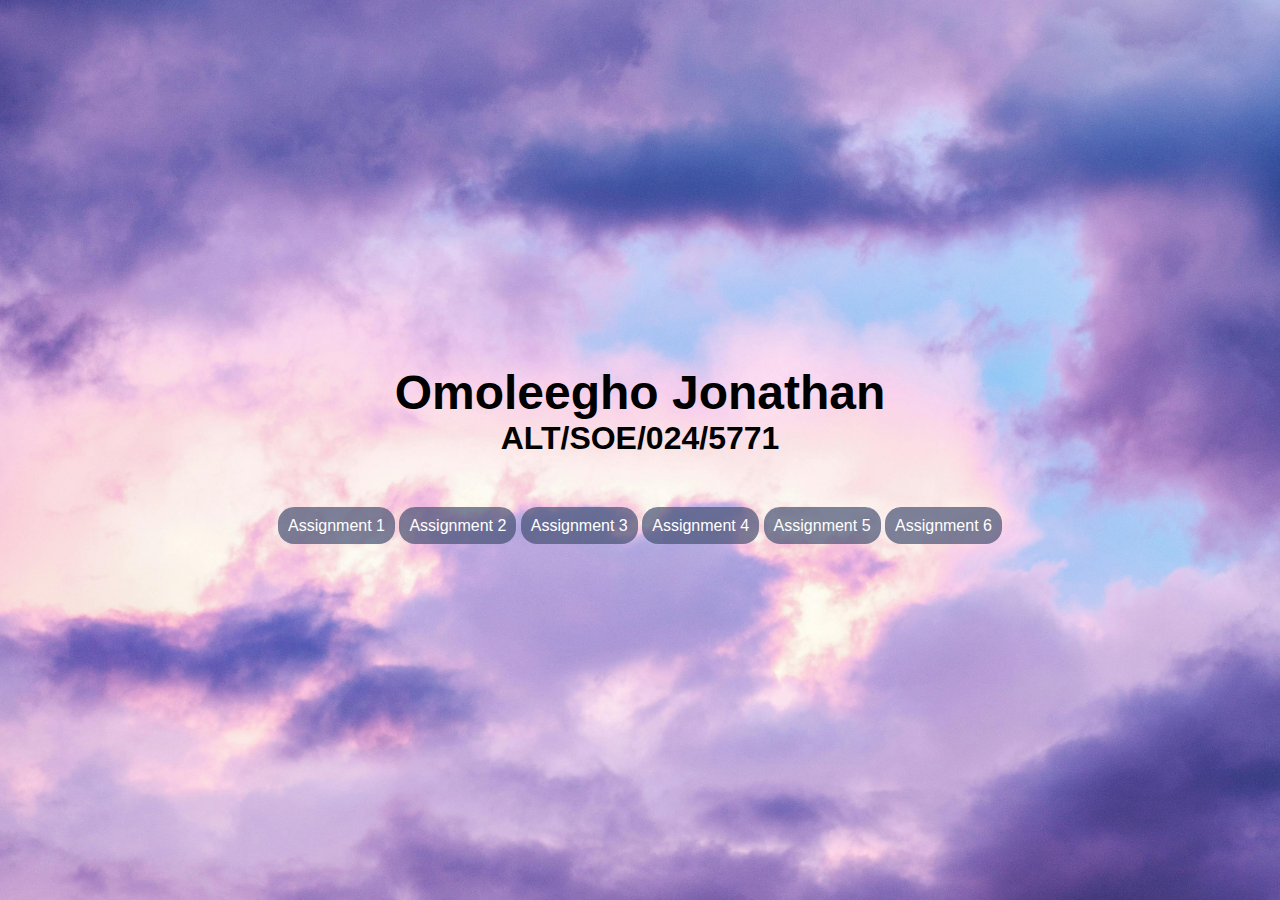
<file: index.html>
<!DOCTYPE html>
<html lang="en">
  <head>
    <meta charset="UTF-8" />
    <meta name="viewport" content="width=device-width, initial-scale=1.0" />
    <title>Document</title>
    <link rel="stylesheet" href="style.css" />
  </head>
  <body>
    <div class="container">
      <div class="biographyText">
        <h1>Omoleegho Jonathan</h1>
        <h2>ALT/SOE/024/5771</h2>
      </div>
      <div class="biographyImage">
        <div class="overlay">
          <div class="signinContainer">
            <a
              href="assignment1/assignment1.html"
              target="_blank"
              class="signinLink"
              >Assignment 1</a
            >
            <a href="assignment2/index.html" target="_blank" class="signinLink"
              >Assignment 2</a
            >
            <a href="assignment3/index.html" target="_blank" class="signinLink"
              >Assignment 3</a
            >
            <a href="assignment4/index.html" target="_blank" class="signinLink"
              >Assignment 4</a
            >
            <a href="assignment5/index.html" target="_blank" class="signinLink"
              >Assignment 5</a
            >
            <a href="assignment6/index.html" target="_blank" class="signinLink"
              >Assignment 6</a
            >
          </div>
        </div>
      </div>
    </div>
  </body>
</html>
</file>
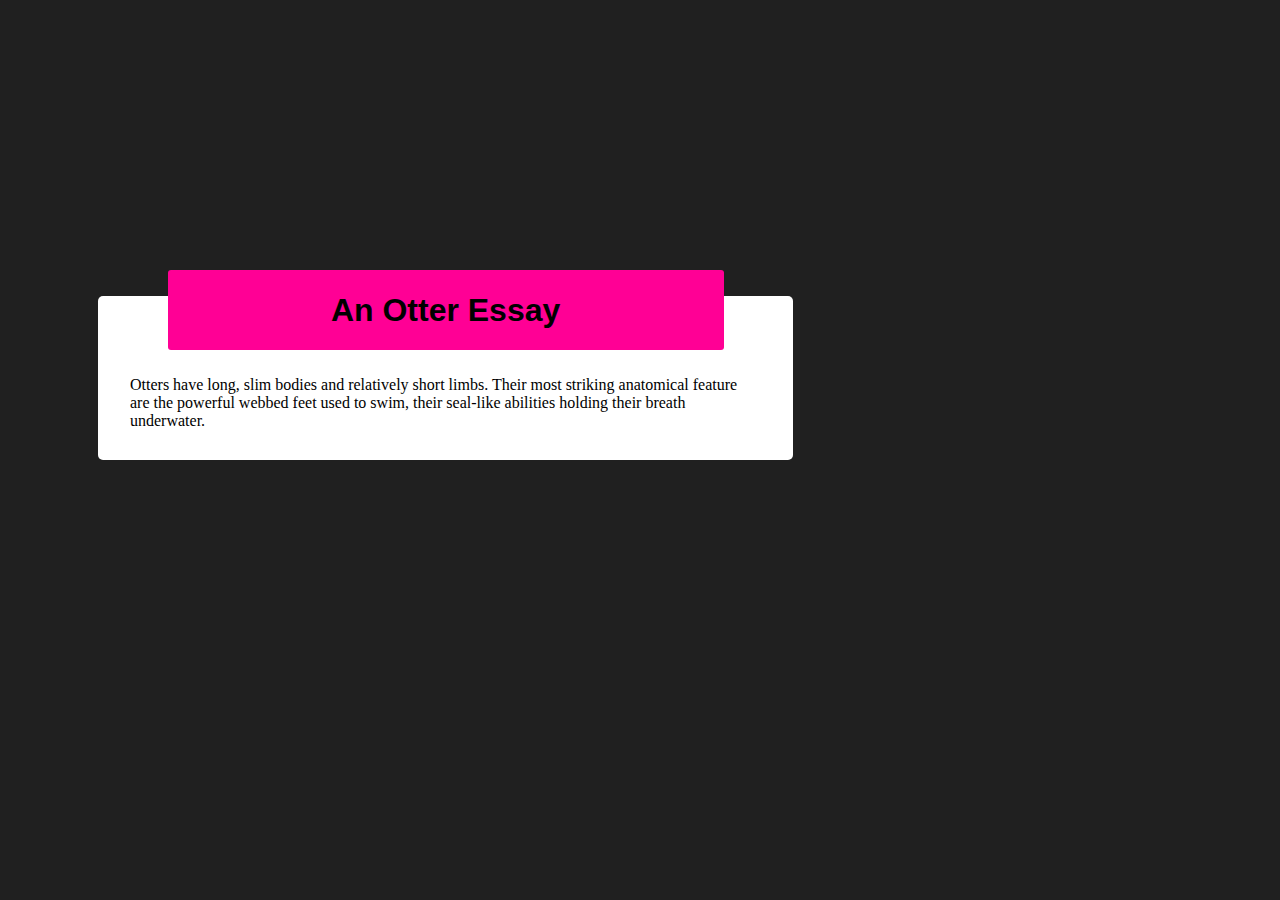
<file: Assignment1/index.html>
<!DOCTYPE html>
<html lang="en">
  <head>
    <meta charset="UTF-8" />
    <meta name="viewport" content="width=device-width, initial-scale=1.0" />
    <link rel="stylesheet" href="style.css" />
    <title>Document</title>
  </head>
  <body>
    <div class="container">
      <div class="header">
        <h1>An Otter Essay</h1>
      </div>

      <div>
        <p class="white">
          Otters have long, slim bodies and relatively short limbs. Their most
          striking anatomical feature are the powerful webbed feet used to swim,
          their seal-like abilities holding their breath underwater.
        </p>
      </div>
    </div>
  </body>
</html>
</file>
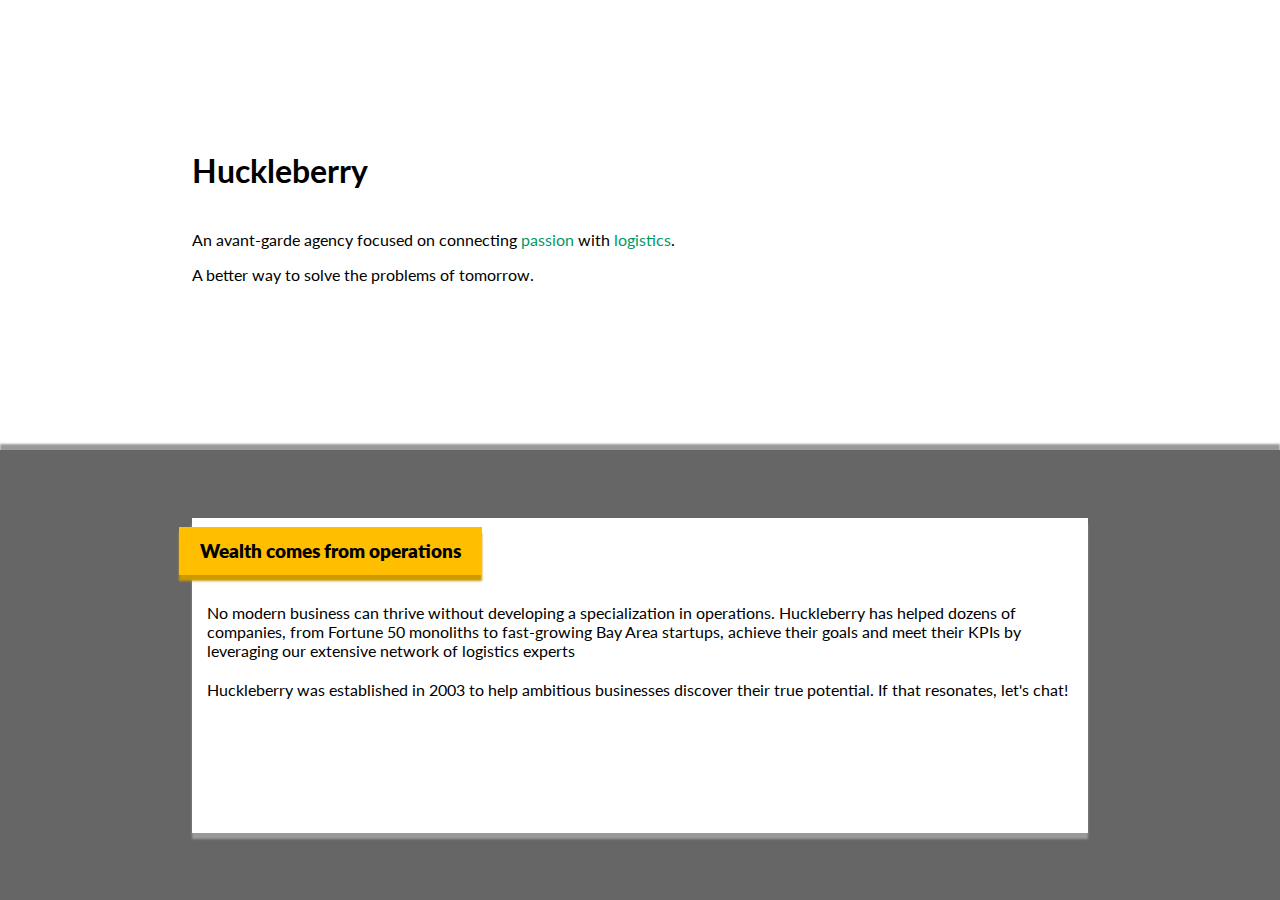
<file: assignment2/index.html>
<!DOCTYPE html>
<html lang="en">
  <head>
    <meta charset="UTF-8" />
    <meta name="viewport" content="width=device-width, initial-scale=1.0" />
    <title>Document</title>
    <link rel="stylesheet" href="style.css" />
    <link
      href="https://fonts.googleapis.com/css2?family=Lato:wght@300;400;700&display=swap"
      rel="stylesheet"
    />
  </head>
  <body>
    <main class="container">
      <div class="topContainer">
        <h1 class="huckleberry">Huckleberry</h1>
        <div class="text">
          <p>
            An avant-garde agency focused on connecting
            <span>passion</span> with <span>logistics</span>.
          </p>
          <p>A better way to solve the problems of tomorrow.</p>
        </div>
      </div>
      <div class="bottomContainer">
        <h3>Wealth comes from operations</h3>
        <div class="text">
          <p class="pText">
            No modern business can thrive without developing a specialization in
            operations. Huckleberry has helped dozens of companies, from Fortune
            50 monoliths to fast-growing Bay Area startups, achieve their goals
            and meet their KPIs by leveraging our extensive network of logistics
            experts
          </p>
          <p class="pText2">
            Huckleberry was established in 2003 to help ambitious businesses
            discover their true potential. If that resonates, let's chat!
          </p>
        </div>
      </div>
    </main>
  </body>
</html>
</file>
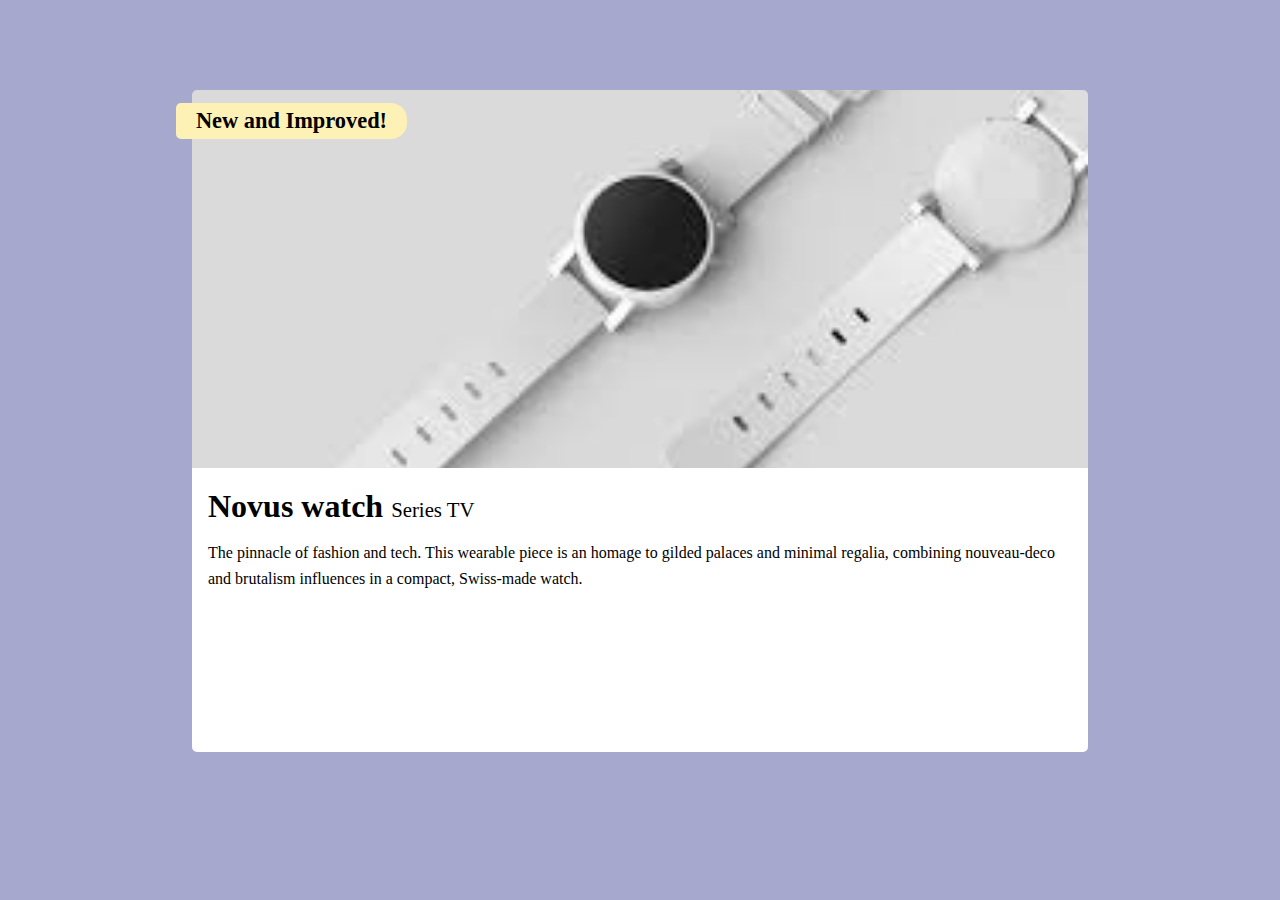
<file: assignment3/index.html>
<!DOCTYPE html>
<html lang="en">
  <head>
    <meta charset="UTF-8" />
    <meta name="viewport" content="width=device-width, initial-scale=1.0" />
    <title>Document</title>
    <link rel="stylesheet" href="style.css" />
  </head>
  <body>
    <main class="container">
      <div class="new">New and Improved!</div>
      <div class="otherBox">
        <div class="imgContainer">
          <img src="images/watch1.jpg" alt="" />
        </div>
        <div class="lowerText">
          <h1>Novus watch <span>Series TV</span></h1>
          <p class="text">
            The pinnacle of fashion and tech. This wearable piece is an homage
            to gilded palaces and minimal regalia, combining nouveau-deco and
            brutalism influences in a compact, Swiss-made watch.
          </p>
        </div>
      </div>
    </main>
  </body>
</html>
</file>
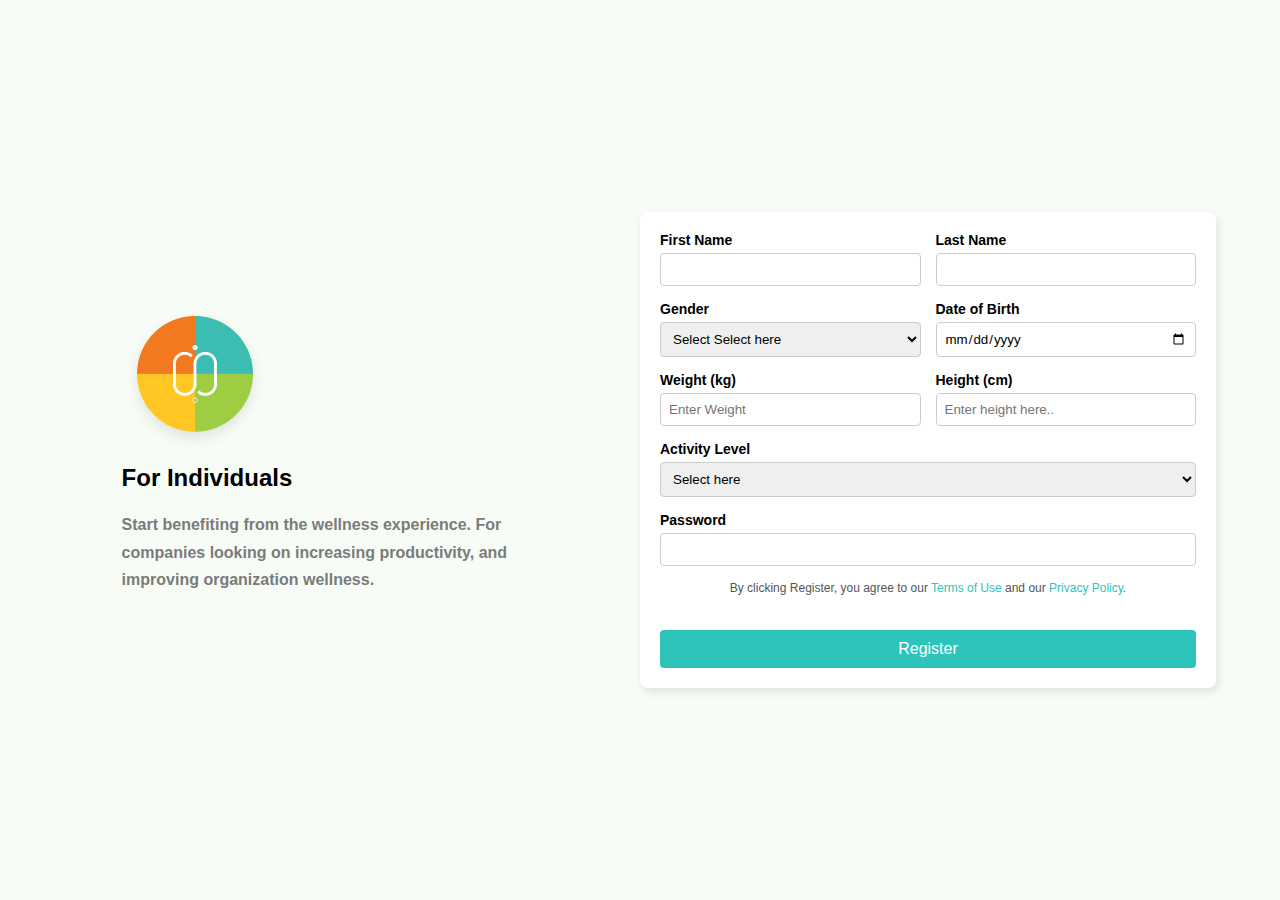
<file: assignment4/index.html>
<!DOCTYPE html>
<html lang="en">
  <head>
    <meta charset="UTF-8" />
    <meta name="viewport" content="width=device-width, initial-scale=1.0" />
    <title>Document</title>
    <link rel="stylesheet" href="style.css" />
    <link
      href="https://fonts.googleapis.com/css2?family=Lato:wght@300;400;700&display=swap"
      rel="stylesheet"
    />
  </head>
  <body>
    <main class="container">
      <div class="icons">
        <p>9:41</p>
        <img src="images/Container.png" alt="" />
      </div>
      <div class="individuals">
        <img src="images/Logo.png" alt="" />
        <h2>For Individuals</h2>
        <h3>
          Start benefiting from the wellness experience. For companies looking
          on increasing productivity, and improving organization wellness.
        </h3>
      </div>
      <div class="form-container">
        <form>
          <div class="form-group">
            <label for="firstname">First Name</label>
            <input type="text" id="firstname" name="firstname" required />
          </div>
          <div class="form-group">
            <label for="lastname">Last Name</label>
            <input type="text" id="lastname" name="lastname" required />
          </div>
          <div class="form-group">
            <label for="gender">Gender</label>
            <select id="gender" name="gender" required>
              <option value="">Select Select here</option>
              <option value="male">Male</option>
              <option value="female">Female</option>
              <option value="other">Other</option>
            </select>
          </div>
          <div class="form-group">
            <label for="dob">Date of Birth</label>
            <input
              type="date"
              id="dob"
              name="dob"
              placeholder="Select here"
              required
            />
          </div>
          <div class="form-group">
            <label for="weight">Weight (kg)</label>
            <input
              type="number"
              id="weight"
              name="weight"
              placeholder="Enter Weight"
            />
          </div>
          <div class="form-group">
            <label for="height">Height (cm)</label>
            <input
              type="number"
              id="height"
              name="height"
              placeholder="Enter height here.."
              required
            />
          </div>
          <div class="form-group full-width">
            <label for="activity">Activity Level</label>
            <select id="activity" name="activity" required>
              <option value="">Select here</option>
              <option value="low">Low</option>
              <option value="moderate">Moderate</option>
              <option value="high">High</option>
            </select>
          </div>
          <div class="form-group full-width">
            <label for="password">Password</label>
            <input type="password" id="password" name="password" required />
          </div>
          <p class="warning">
            By clicking Register, you agree to our
            <a href="#">Terms of Use</a> and our <a href="#">Privacy Policy</a>.
          </p>
          <button type="submit" class="register-btn">Register</button>
        </form>
      </div>
    </main>
  </body>
</html>
</file>
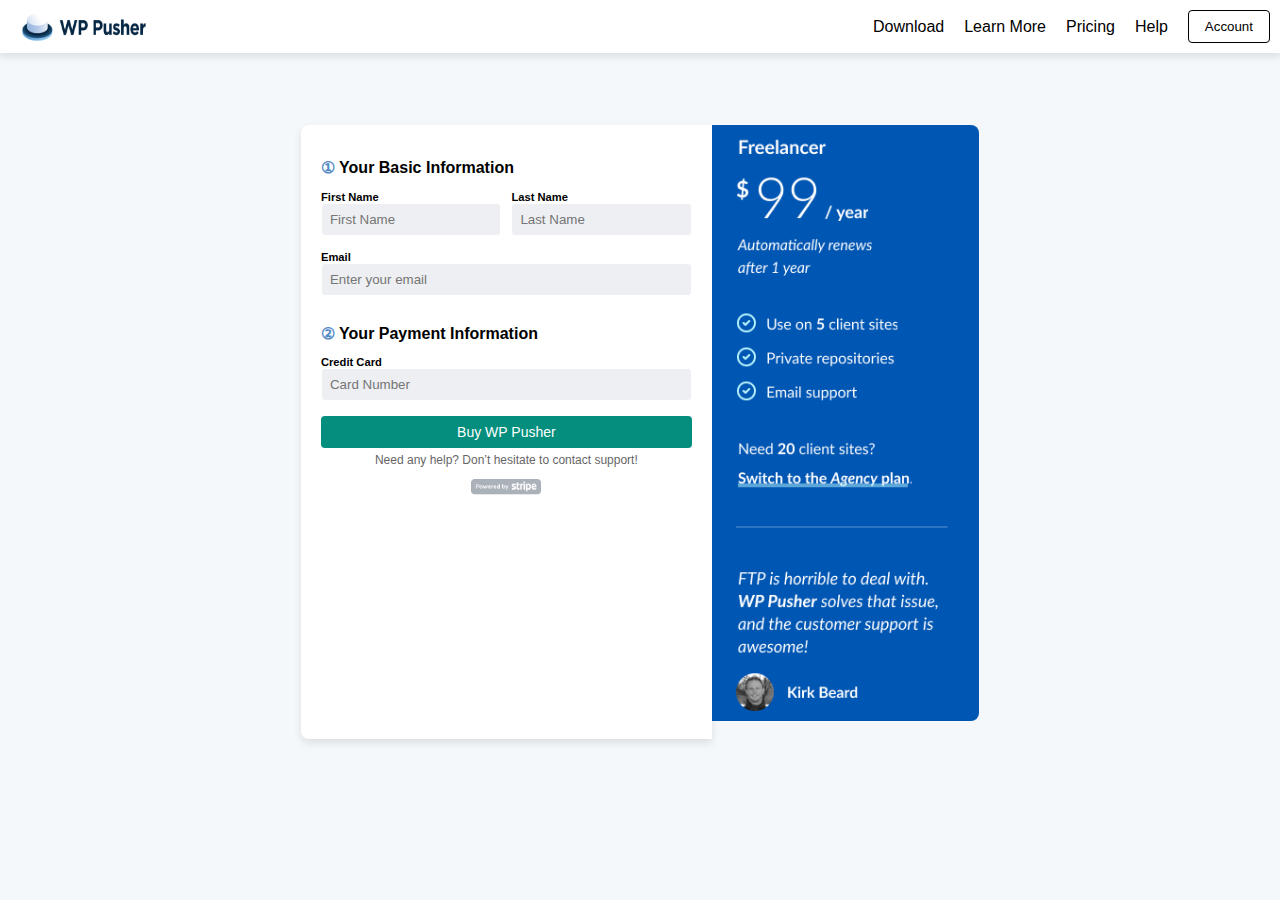
<file: assignment5/index.html>
<html lang="en">
  <head>
    <meta charset="UTF-8" />
    <meta name="viewport" content="width=device-width, initial-scale=1.0" />
    <title>Payment Form</title>
    <link rel="stylesheet" href="style.css" />
  </head>
  <body>
    <nav class="navbar">
      <img src="images/wppusher-logo copy (1).png" alt="Logo" class="logo" />
      <ul class="nav-links">
        <li><a href="#">Download</a></li>
        <li><a href="#">Learn More</a></li>
        <li><a href="#">Pricing</a></li>
        <li><a href="#">Help</a></li>
        <li><button class="account-btn">Account</button></li>
      </ul>
    </nav>
    <div class="mainContainer">
      <form class="form-container">
        <h2><span class="number">①</span> Your Basic Information</h2>
        <div class="form-group name-fields">
          <div class="names">
            <label for="FirstName">First Name</label>
            <input type="FirstName" placeholder="First Name" required />
          </div>
          <div class="names">
            <label for="LastName">Last Name</label>
            <input type="LastName" placeholder="Last Name" required />
          </div>
        </div>
        <div class="form-group">
          <label for="email">Email</label>
          <input
            type="email"
            id="email"
            placeholder="Enter your email"
            required
          />
        </div>

        <h2><span class="number">②</span> Your Payment Information</h2>
        <div class="form-group">
          <label for="card">Credit Card</label>
          <input type="text" id="card" placeholder="Card Number" required />
        </div>

        <button class="btn">Buy WP Pusher</button>
        <p class="support-text">
          Need any help? Don’t hesitate to contact support!
        </p>
        <div class="stripe">
          <img src="images/powered_by_stripe.png" alt="" />
        </div>
      </form>
      <div class="sideBarImage">
        <img src="images/side bar content (1).png" alt="" />
      </div>
    </div>
  </body>
</html>
</file>
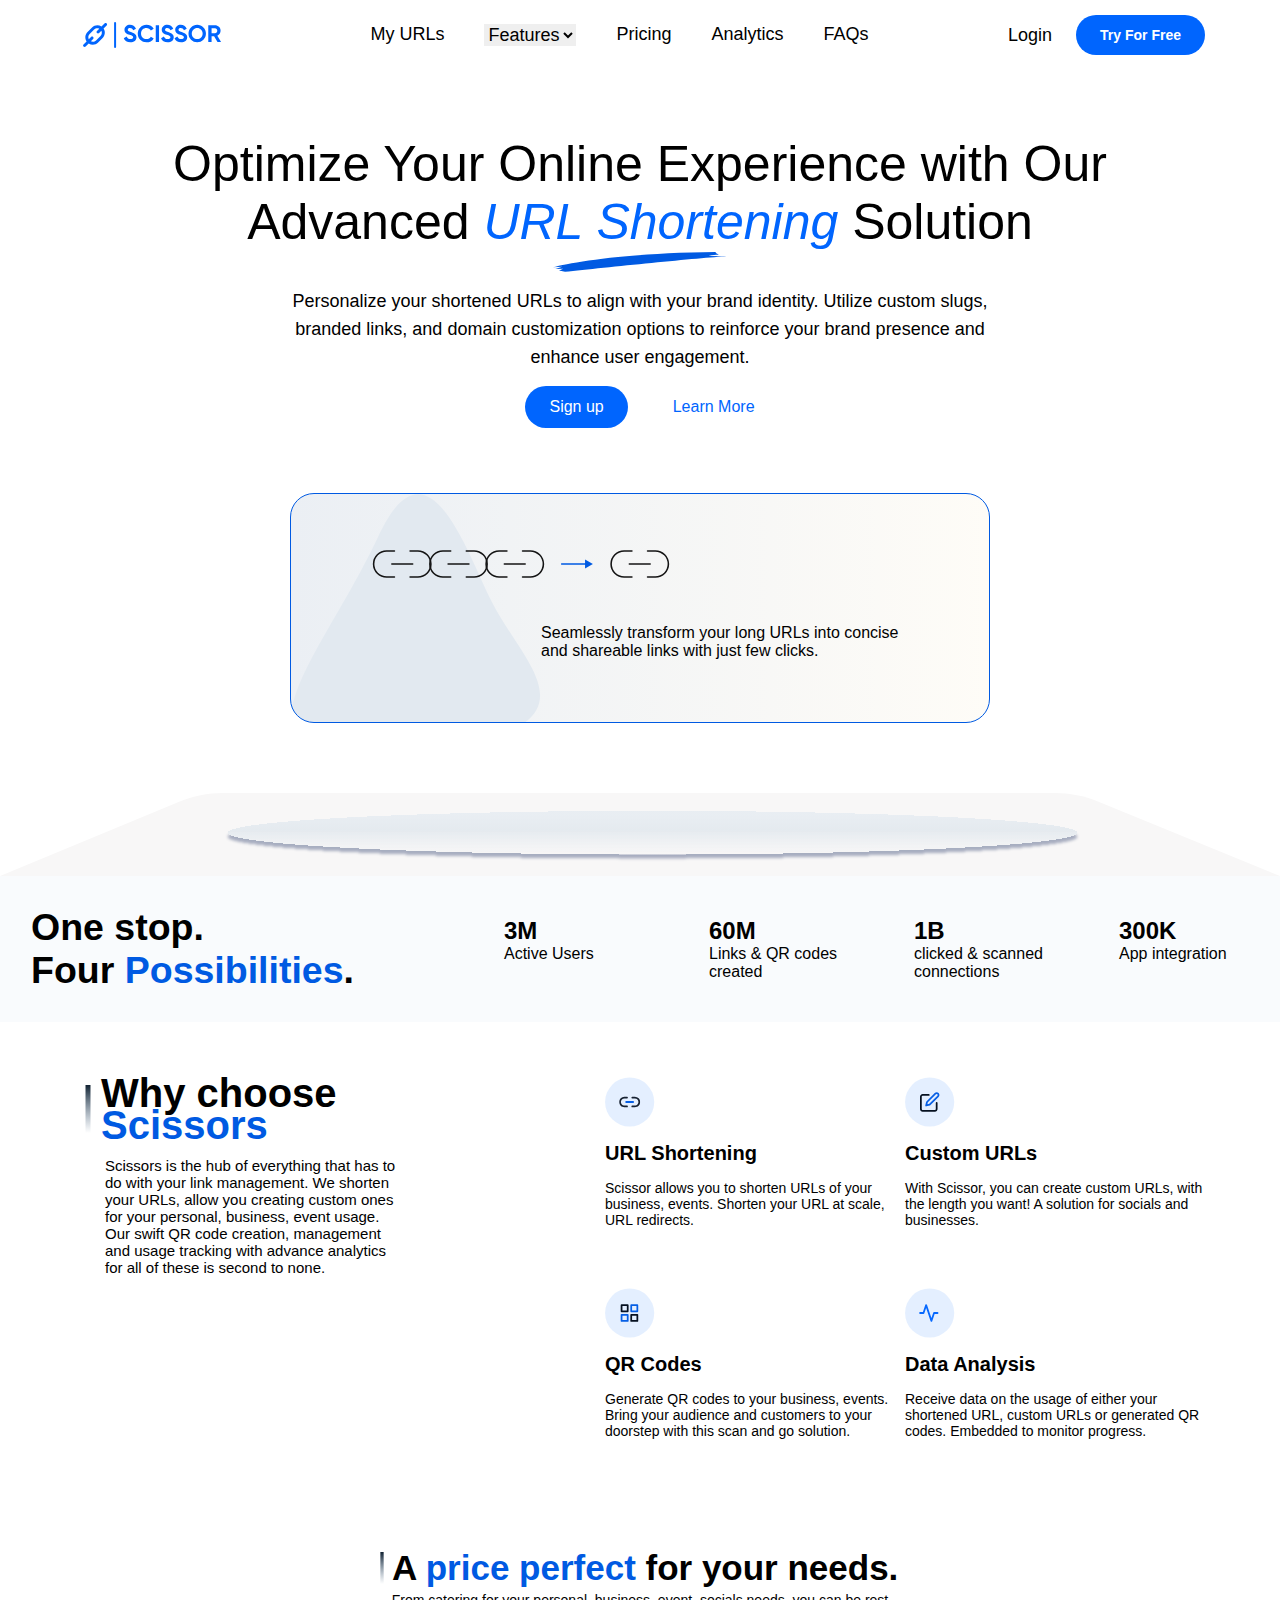
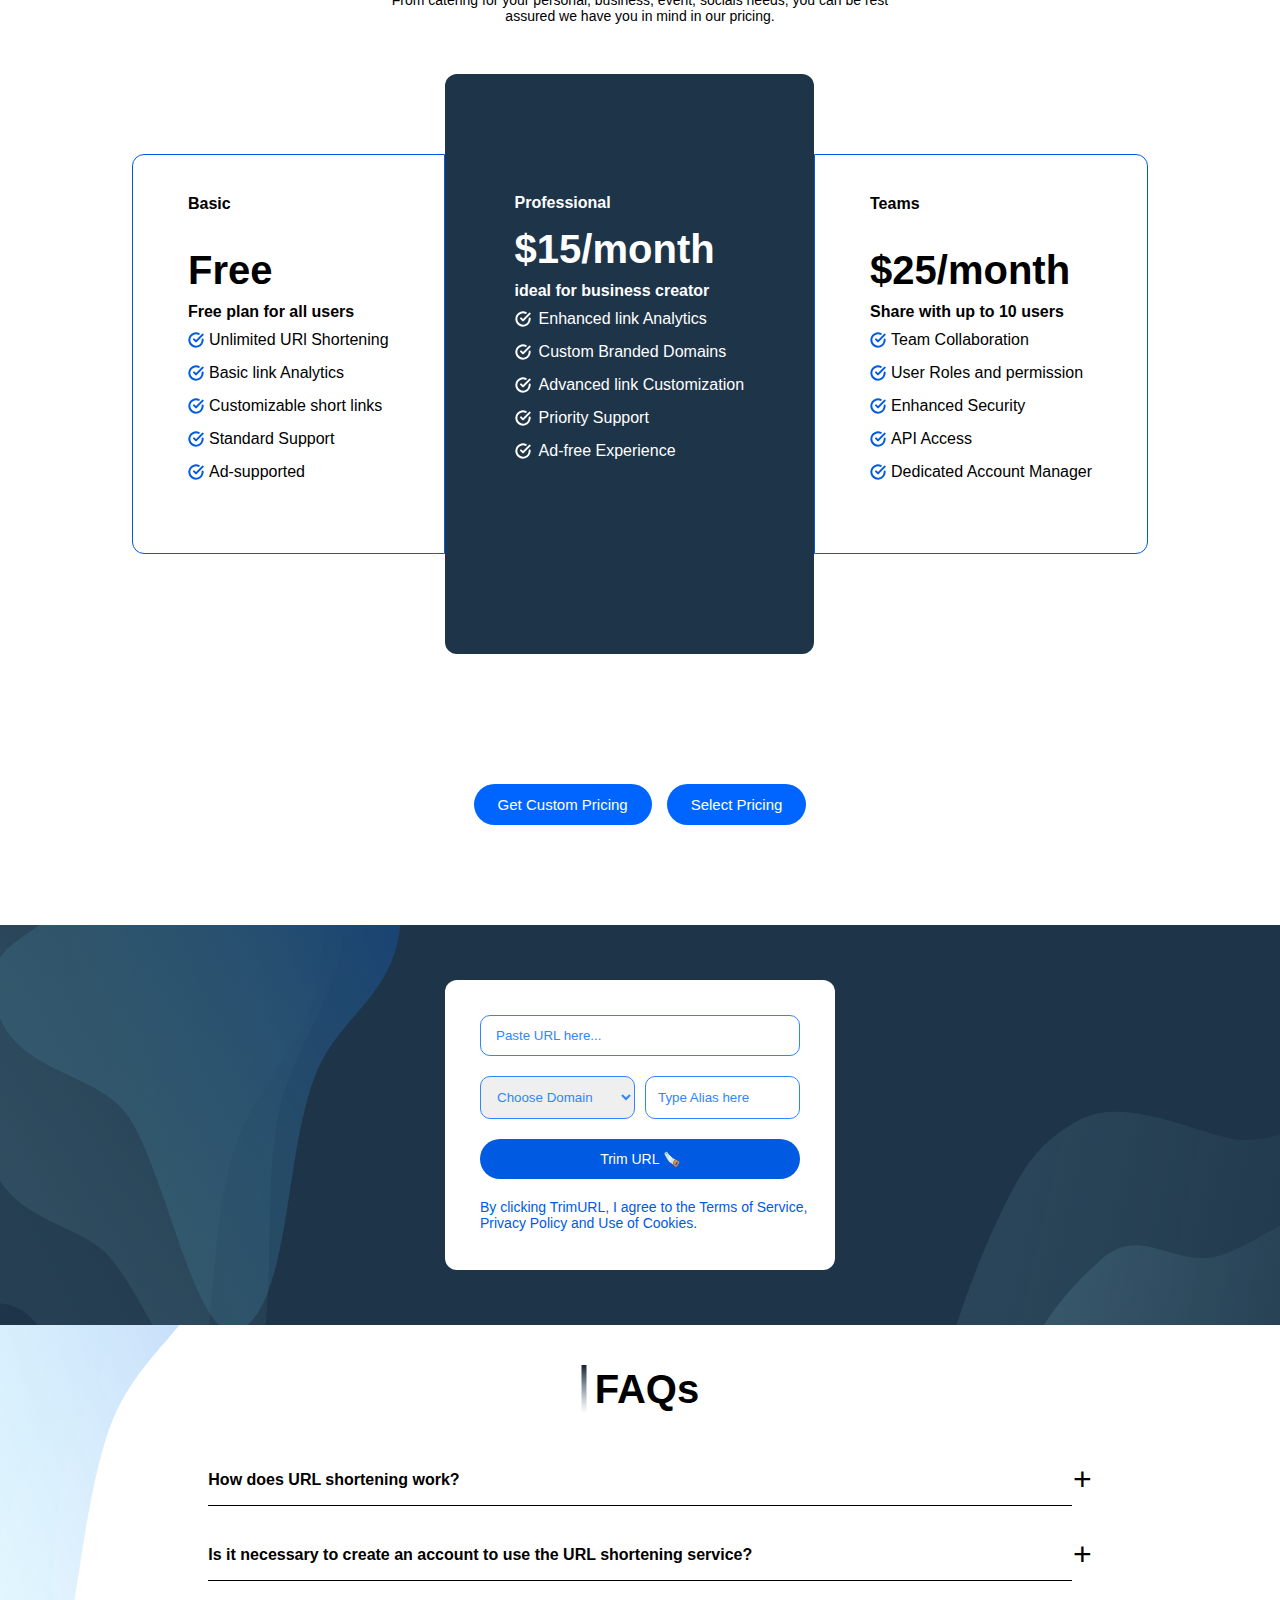
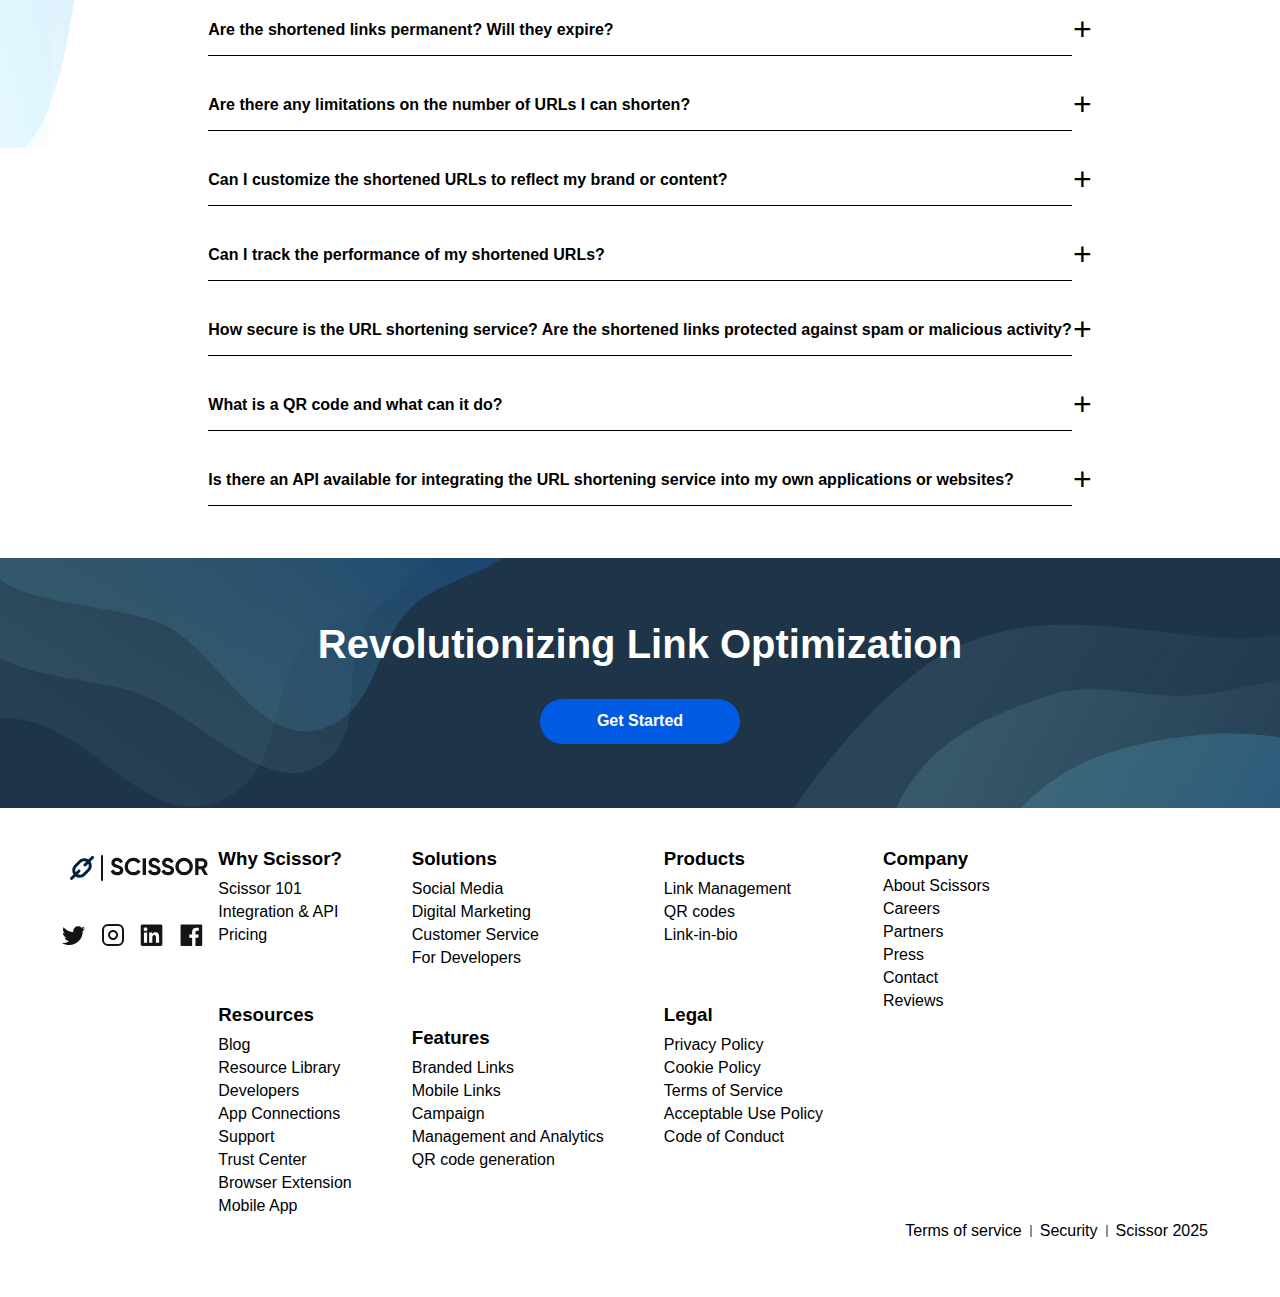
<file: assignment6/index.html>
<html lang="en">
<head>
    <meta charset="UTF-8">
    <meta name="viewport" content="width=device-width, initial-scale=1.0">
    <title>Scissors</title>
    <link rel="stylesheet" href="style.css">
</head>
<body>
    <header>
        <img src="./Assessts/Images/Logo.svg" alt="logo">
        <ul>
            <li><a href="#">My URLs</a></li>
            <select name="" id="">
                <option value="" disabled selected hidden>Features</option>
            </select>
            <li><a href="#">Pricing</a></li>
            <li><a href="#">Analytics</a></li>
            <li><a href="#">FAQs</a></li>
        </ul>
        <div class="Login">
            <ul>
                <li><a href="#">Login</a></li>
            </ul>
            <button>Try For Free</button>
        </div>
    </header>
    <section id="section1">
        <p class="one">
            Optimize Your Online Experience with Our Advanced <span>URL Shortening</span> Solution
            <img src="./Assessts/Images/Vector 3.svg" alt="image">

        </p>
        <p class="two">
            Personalize your shortened URLs to align with your brand identity. Utilize custom slugs, branded links, and domain customization options to reinforce your brand presence and enhance user engagement.
        </p>
        <div class="signup">
            <button>Sign up</button>
            <a href="#">Learn More</a>
        </div>
    </section>
    <section id="section2">
            <img src="./Assessts/Images/Frame 1000001716.svg" alt="image">
        <p>
            Seamlessly transform your long URLs into <span>concise</span> and <span>shareable links</span> with just few clicks.
        </p>
    </section>
    <section id="rectangle-image">
        <img src="./Assessts/Images/Group 3.svg" alt="image">
    </section>
    <aside class="aside1">
        <div class="aside-left">
            <h2>One stop. <br> Four <span>Possibilities</span>.</h2>
        </div>
        <div class="aside-right">
            <div>
                <h2>3M</h2>
                <p>Active Users</p>
            </div>
            <div>
                <h2>60M</h2>
                <p>Links & QR codes created</p>
            </div>
            <div>
                <h2>1B</h2>
                <p>clicked & scanned connections</p>
            </div>
            <div>
                <h2>300K</h2>
                <p>App integration</p>
            </div>
        </div>
    </aside>
    <main>
        <div class="left-main">
            <div class="why-choose">
                <img src="./Assessts/Images/Line 70.svg" alt="image">
                <h1>Why choose <span>Scissors</span></h1>
            </div>
            <p>
                Scissors is the hub of everything that has to do with your link management. We shorten your URLs, allow you creating custom ones for your personal, business, event usage. Our swift QR code creation, management and usage tracking with advance analytics for all of these is second to none. 
            </p>
        </div>
        <div class="right-main">
            <div class="right-main1">
                <div class="first">
                    <img src="./Assessts/Images/url short.svg" alt="image">
                    <h2>URL Shortening</h2>
                    <p>
                        Scissor allows you to shorten URLs of your business, events. Shorten your URL at scale, URL redirects.
                    </p>
                </div>
                <div class="first">
                    <img src="./Assessts/Images/qr codes.svg" alt="image">
                    <h2>QR Codes</h2>
                    <p>
                        Generate QR codes to your business, events. Bring your audience and customers to your doorstep with this scan and go solution.
                    </p>
                </div>
            </div>
            <div class="right-main2">
                <div class="first">
                    <img src="./Assessts/Images/custom url.svg" alt="image">
                    <h2>Custom URLs</h2>
                    <p>
                        With Scissor, you can create custom URLs, with the length you want! A solution for socials and businesses.
                    </p>
                </div>
                <div class="first">
                    <img src="./Assessts/Images/data analysis.svg" alt="image">
                    <h2>Data Analysis</h2>
                    <p>
                        Receive data on the usage of either your shortened URL, custom URLs or generated QR codes. Embedded to monitor progress.
                    </p>
                </div>
            </div>
        </div>
    </main>
    <section id="section3">
        <div class="section3-top">
            <div class="price-perfect">
                <img src="./Assessts/Images/Line 70.svg" alt="image">
                <h2>A <span>price perfect </span>for your needs.</h2>
            </div>
            <p>
                From catering for your personal, business, event, socials needs, you can be rest assured we have you in mind in our pricing.
            </p>
        </div>
        <div class="section3-middle">
            <div class="Basic"> 
                <div>
                    <h4>Basic</h4>
                </div>
                <div class="basic-plan">
                    <h2>Free</h2>
                    <h4>Free plan for all users</h4>
                    <div class="basic-plan1">
                        <div class="plan1">
                            <img src="./Assessts/Images/check-circle.svg" alt="image">
                            <p>Unlimited URl Shortening</p>
                        </div>
                        <div class="plan1">
                            <img src="./Assessts/Images/check-circle.svg" alt="image">
                            <p>Basic link Analytics</p>
                        </div>
                        <div class="plan1">
                            <img src="./Assessts/Images/check-circle.svg" alt="image">
                            <p>Customizable short links</p>
                        </div>
                        <div class="plan1">
                            <img src="./Assessts/Images/check-circle.svg" alt="image">
                            <p>Standard Support</p>
                        </div>
                        <div class="plan1">
                            <img src="./Assessts/Images/check-circle.svg" alt="image">
                            <p>Ad-supported</p>
                        </div>
                    </div>
                </div>
            </div>
            <div class="prof">
                <div>
                    <h4>Professional</h4>
                </div>
                <div class="prof-plan">
                    <h2>$15/month</h2>
                    <h4>ideal for business creator</h4>
                    <div class="prof-plan1">
                        <div class="plan2">
                            <img src="./Assessts/Images/white-check-circle.svg" alt="image">
                            <p>Enhanced link Analytics</p>
                        </div>
                        <div class="plan2">
                            <img src="./Assessts/Images/white-check-circle.svg" alt="image">
                            <p>Custom Branded Domains</p>
                        </div>
                        <div class="plan2">
                            <img src="./Assessts/Images/white-check-circle.svg" alt="image">
                            <p>Advanced link Customization</p>
                        </div>
                        <div class="plan2">
                            <img src="./Assessts/Images/white-check-circle.svg" alt="image">
                            <p>Priority Support</p>
                        </div>
                        <div class="plan2">
                            <img src="./Assessts/Images/white-check-circle.svg" alt="image">
                            <p>Ad-free Experience</p>
                        </div>
                    </div>
                </div>
            </div>
            <div class="basic team">
                <div>
                    <h4>Teams</h4>
                </div>
                <div class="basic-plan">
                    <h2>$25/month</h2>
                    <h4>Share with up to 10 users</h4>
                    <div class="basic-plan1">
                        <div class="plan1">
                            <img src="./Assessts/Images/check-circle.svg" alt="image">
                            <p>Team Collaboration</p>
                        </div>
                        <div class="plan1">
                            <img src="./Assessts/Images/check-circle.svg" alt="image">
                            <p>User Roles and permission</p>
                        </div>
                        <div class="plan1">
                            <img src="./Assessts/Images/check-circle.svg" alt="image">
                            <p>Enhanced Security</p>
                        </div>
                        <div class="plan1">
                            <img src="./Assessts/Images/check-circle.svg" alt="image">
                            <p>API Access</p>
                        </div>
                        <div class="plan1">
                            <img src="./Assessts/Images/check-circle.svg" alt="image">
                            <p>Dedicated Account Manager</p>
                        </div>
                    </div>
                </div>
               
            </div>
        </div>
        <div class="section3-foot">
            <button>Get Custom Pricing</button>
            <button>Select Pricing</button>
        </div>
    </section>
    <aside class="aside2">
            <div class="aside-main">
                <input type="text" placeholder="Paste URL here..." class="input1">
                <div class="select-input">
                    <select>
                        <option disabled selected hidden>Choose Domain
                        </option>
                    </select>
                    <input type="text" placeholder="Type Alias here">
                </div>
                <button>Trim URL 🪚</button>
                <p>
                    By clicking TrimURL, I agree to the <span>Terms of Service, Privacy Policy</span> and Use of Cookies.
                </p>
            </div>
    </aside>
    <section id="section4">
        <div class="faq">
            <img src="./Assessts/Images/Line 70.svg" alt="image">
            <h1>FAQs</h1>
        </div>
        <div class="faq-accordion">
            <details>
              <summary>How does URL shortening work?</summary>
              <p>
                URL shortening works by taking a long URL and creating a
                shorter, condensed version that redirects to the original URL.
                When a user clicks on the shortened link, they are redirected
                to the intended destination.
              </p>
            </details>
            <details>
              <summary>
                Is it necessary to create an account to use the URL shortening
                service?
              </summary>
              <p>
                While you can use basic URL shortening without an account,
                creating an account gives you access to additional features
                such as link history, analytics, and custom URLs.
              </p>
            </details>
            <details>
              <summary>
                Are the shortened links permanent? Will they expire?
              </summary>
              <p>
                Our shortened links do not expire by default. They will remain
                active as long as our service is operational. However, users
                with accounts have the option to set expiration dates for
                their links if desired.
              </p>
            </details>
            <details>
              <summary>
                Are there any limitations on the number of URLs I can shorten?
              </summary>
              <p>
                Free users can shorten a limited number of URLs per day.
                Premium users enjoy higher or unlimited URL shortening
                capabilities, depending on their subscription plan.
              </p>
            </details>
            <details>
              <summary>
                Can I customize the shortened URLs to reflect my brand or
                content?
              </summary>
              <p>
                Yes, you can customize the shortened URLs to reflect your
                brand or content. Our link shortening services allow you to
                create branded short links, often using your domain name as a
                base.
              </p>
            </details>
            <details>
              <summary>
                Can I track the performance of my shortened URLs?
              </summary>
              <p>
                Yes, our link shortening services offer robust analytics tools
                to track the performance of your shortened URLs. You can gain
                insights into click-through rates, geographic traffic, and
                other key metrics to optimize your marketing campaigns.
              </p>
            </details>
            <details>
              <summary>
                How secure is the URL shortening service? Are the shortened
                links protected against spam or malicious activity?
              </summary>
              <p>
                Our reputable link shortening services prioritize security and
                implement measures to protect your links and user data. They
                often employ advanced security protocols to prevent spam,
                malware, and phishing attacks.
              </p>
            </details>
            <details>
              <summary>What is a QR code and what can it do?</summary>
              <p>
                A QR code (Quick Response code) is a type of two-dimensional
                barcode that can be scanned by a smartphone camera. When
                scanned, it typically directs the user to a website, downloads
                an app, or displays specific information.
              </p>
            </details>
            <details>
              <summary>
                Is there an API available for integrating the URL shortening
                service into my own applications or websites?
              </summary>
              <p>
                Yes, our URL shortening services offer APIs that you can
                integrate into your own applications or websites.
              </p>
            </details>
          </div>
    </section>
    <section id="section5">
        <h3>Revolutionizing Link Optimization</h3>
        <button>Get Started</button>
    </section>
    <footer class="footer1">
        <div class="foot1">
            <img src="./Assessts/Images/Logo (1) black.svg" alt="Logo">
            <div class="foot-logo">
                <a href="">
                    <img src="./Assessts/Images/i.fi-social-twitter.svg" alt="twitter-logo">
                </a>
                <a href="">
                    <img src="./Assessts/Images/svg.feather.svg" alt="instagram-logo">
                </a>
                <a href="">
                    <img src="./Assessts/Images/i.fi-social-linkedin.svg" alt="linkedin-logo">
                </a>
                <a href="">
                    <img src="./Assessts/Images/i.fi-social-facebook.svg" alt="facebook-logo">
                </a>
            </div>
        </div>
        <div class="foot2">
            <div class="links1">
                <div class="link-head">
                    <h3>Why Scissor?</h3>
                    <div class="links2">
                        <a href="">Scissor 101</a>
                        <a href="">Integration & API</a>
                        <a href="">Pricing</a>
                    </div>
                </div>
                <div class="link-head">
                    <h3>Resources</h3>
                    <div class="links2">
                        <a href="">Blog</a>
                        <a href="">Resource Library</a>
                        <a href="">Developers</a>
                        <a href="">App Connections</a>
                        <a href="">Support</a>
                        <a href="">Trust Center</a>
                        <a href="">Browser Extension</a>
                        <a href="">Mobile App</a>
                    </div>
                </div>
            </div>
            <div class="links1">
                <div class="link-head">
                    <h3>Solutions</h3>
                    <div class="links2">
                        <a href="">Social Media</a>
                        <a href="">Digital Marketing</a>
                        <a href="">Customer Service</a>
                        <a href="">For Developers</a>
                    </div>
                </div>
                <div class="link-head">
                    <h3>Features</h3>
                    <div class="links2">
                        <a href="">Branded Links</a>
                        <a href="">Mobile Links</a>
                        <a href="">Campaign</a>
                        <a href="">Management and Analytics</a>
                        <a href="">QR code generation</a>
                    </div>
                </div>
            </div>
            <div class="links1">
                <div class="link-head">
                    <h3>Products</h3>
                    <div class="links2">
                        <a href="">Link Management</a>
                        <a href="">QR codes</a>
                        <a href="">Link-in-bio</a>
                    </div>
                </div>
                <div class="link-head">
                    <h3>Legal</h3>
                    <div class="links2">
                        <a href="">Privacy Policy</a>
                        <a href="">Cookie Policy</a>
                        <a href="">Terms of Service</a>
                        <a href="">Acceptable Use Policy</a>
                        <a href="">Code of Conduct</a>
                    </div>
                </div>
            </div>
            <div class="link-head1">
                <h3>Company</h3>
                <div class="links3">
                    <a href="">About Scissors</a>
                    <a href="">Careers</a>
                    <a href="">Partners</a>
                    <a href="">Press</a>
                    <a href="">Contact</a>
                    <a href="">Reviews</a>
                </div>
            </div>
        </div>
    </footer>
    <footer class="new-footer">
        <p>Terms of service</p>
        <img src="./Assessts/Images/line.svg" alt="line-image">
        <p>Security</p>
        <img src="./Assessts/Images/line.svg" alt="line-image">
        <p>Scissor 2025</p>
    </footer>
</body>
</html>
</file>
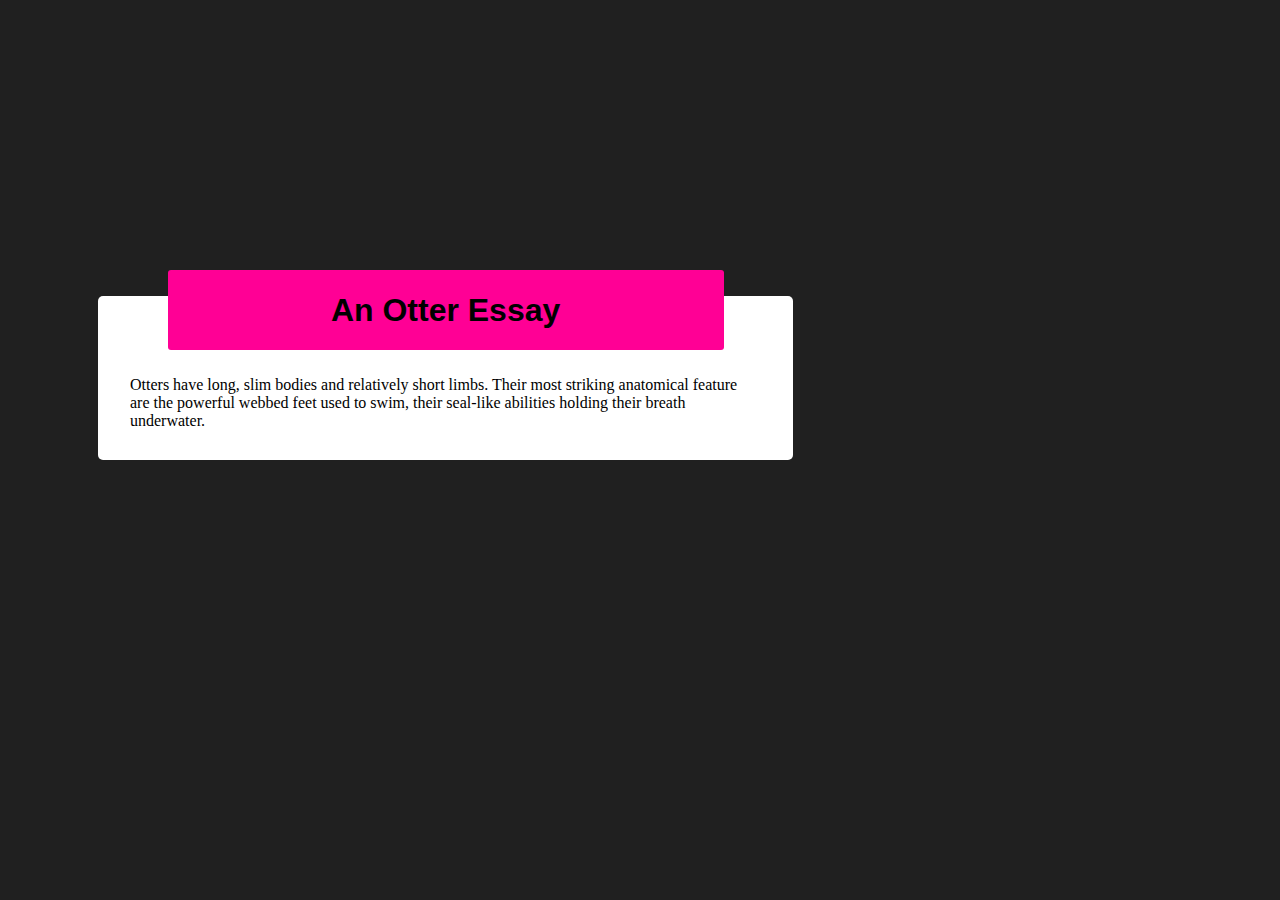
<file: assignment1.html>
<!DOCTYPE html>
<html lang="en">
  <head>
    <meta charset="UTF-8" />
    <meta name="viewport" content="width=device-width, initial-scale=1.0" />
    <link rel="stylesheet" href="css/assignment1.css" />
    <title>Document</title>
  </head>
  <body>
    <div class="container">
      <div class="header">
        <h1>An Otter Essay</h1>
      </div>

      <div>
        <p class="white">
          Otters have long, slim bodies and relatively short limbs. Their most
          striking anatomical feature are the powerful webbed feet used to swim,
          their seal-like abilities holding their breath underwater.
        </p>
      </div>
    </div>
  </body>
</html>
</file>
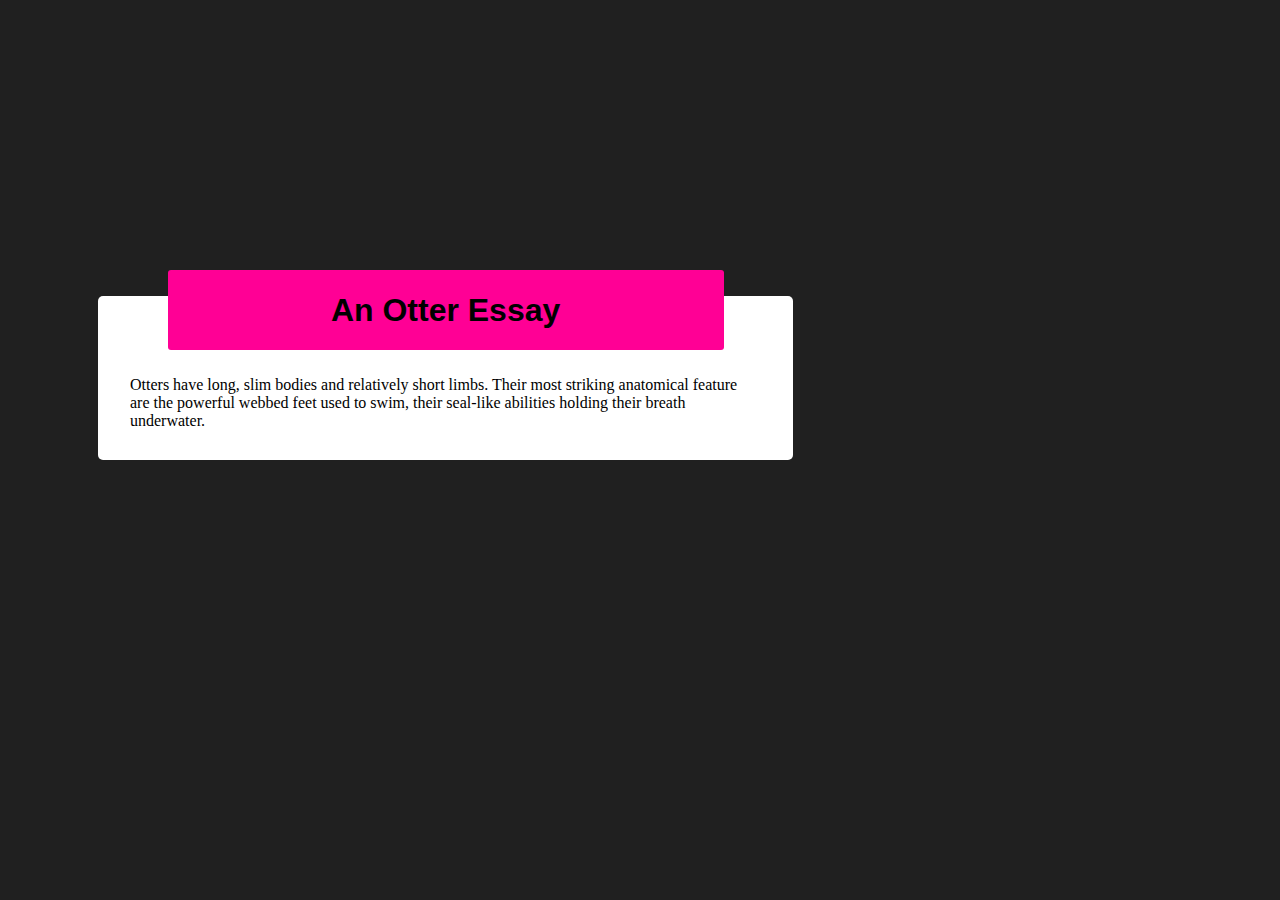
<file: assignment1/assignment1.html>
<!DOCTYPE html>
<html lang="en">
  <head>
    <meta charset="UTF-8" />
    <meta name="viewport" content="width=device-width, initial-scale=1.0" />
    <link rel="stylesheet" href="assignment1.css" />
    <title>Document</title>
  </head>
  <body>
    <div class="container">
      <div class="header">
        <h1>An Otter Essay</h1>
      </div>

      <div>
        <p class="white">
          Otters have long, slim bodies and relatively short limbs. Their most
          striking anatomical feature are the powerful webbed feet used to swim,
          their seal-like abilities holding their breath underwater.
        </p>
      </div>
    </div>
  </body>
</html>
</file>
<file: style.css>
* {
    margin: 0;
    padding: 0;
    box-sizing: border-box;
  }
  body {
    font-family: Arial, sans-serif;
    height: 100vh;
    display: flex;
    justify-content: center;
    align-items: center;
    text-align: center;
    background: url("banner.jpg") no-repeat center center/cover;
    position: relative;
  }

  /* Dark Overlay */
  /* body::before {
    content: "";
    position: absolute;
    top: 0;
    left: 0;
    width: 100%;
    height: 100%;
    background: rgba(0, 0, 0, 0.5);
    z-index: 1;
  } */



  h1 {
    font-size: 3rem;
    font-weight: bold;
  }

  h2 {
    font-size: 2rem;
  }

  p {
    font-size: 1.2rem;
    margin: 20px 0;
  }

.signinContainer {
  margin-top: 60px;
}

.signinLink {
  text-decoration: none;
  color: white;
  /* font-family: 'Courier New', monospace; */
  font-family: 'Montserrat', sans-serif;
  padding: 10px;
  background-color: rgba(69, 80, 114, 0.699);
  cursor: pointer;
  border-radius: 1rem;
}

.signinLink:hover {
  background-color: #9274bc;
}

@media (max-width: 810px) {

.signinContainer {
  display: flex;
  flex-wrap: wrap;
  justify-content: center;
}
  .signinLink {
  font-size: 0.8rem;
  margin: 10px;
  }
}
</file>
<file: Assignment1/style.css>
body{
    background-color: #202020;
}

.container{
    /* display: flex; */
    flex-direction: column;
    /* justify-content: center; */
    align-items: center;
    width: 55%;
    margin-left: 10%;
    position: relative;
    text-align: center;
    height: 100%;
    margin: 30vh 0 25vh 10vh;
}
.header{
    font-family: Arial, sans-serif;
    background-color: #FF0095;
    /* inline-size: 40%; */
    padding: 0.01rem 0.98rem;
    text-align: center;
    z-index: 1;
    /* width: 80%; */
    margin: 0 10%;
    border-radius: 3px;
    font-size: 1rem;
}
.white{
    background-color: white;
    padding: 5rem 2.2rem 1.875rem 2rem;
    position: absolute;
    top: 10px;
    z-index: -1;
    border-radius: 5px;
    text-align: left;

}

@media (max-width: 768px) {
    .header {
      font-size: 0.53rem;
    }
    .container {
        width: 80%;
    margin: 17vh 0 25vh 5vh;

    }
    .white {
    padding: 3.5rem 2.2rem 1.875rem 2rem;

    }
  }
</file>
<file: assignment2/style.css>
* {
    padding: 0;
    margin: 0;
}

body {
    font-family: 'Lato', sans-serif;
}

span {
    color: #009966;
}

.topContainer {
    height: 50vh;
    padding-left: 15%;
    display: flex;
    flex-direction: column;
    justify-content: center;
    /* align-items: center; */
    width: 50%;
}

.topContainer h1 {
    margin-bottom: 2.5rem;
}

.topContainer p {
    padding-bottom: 1rem;
}

.bottomContainer {
    height: 50vh;
    /* width: 70%; */
    /* margin: 0 15%; */
    background-color: #666666;
    flex-direction: column;
    align-items: center;
    position: relative;
    text-align: center;
    text-align: center;
    box-shadow: 0px -6px 2px #999999;
}

.bottomContainer h3 {
    background-color: #FFBF00;
    /* #CC9900 */
    box-shadow: 0px 6px 2px #CC9900; 
    position: absolute;
    top: 17%;
    left: 14%;
    height: 3.0rem;
    text-align: center;
    z-index: 1;
    display: flex;
    justify-content: center;
    align-items: center;
    padding: 0 1.3rem;
    font-weight: 800;
}

.bottomContainer .text {
    background-color: white;
    /* padding: 5% 10px 10px 10px; */
    height: 70%;
    width: 70%;
    /* margin: 5% 15%; */ 
    position: absolute;
    top: 15%;
    left: 15%;
    z-index: 0;
    text-align: left;
    font-size: 1rem;
    box-shadow: 0px 6px 2px #999999;
}

.pText {
    padding: 85px 15px 15px 15px;
    
}

.pText2 {
    padding: 5px 15px 15px 15px;
}

@media (max-width: 768px) {
    .topContainer {
        padding-left: 5%;
    }

    .bottomContainer .text {
        width: 100%;
        left: 0;
        font-size: 0.95rem;
    }

    .pText, .pText2 {
        padding-left: 5%;
    }

    .pText {
        padding-top: 70px;
    }

    .bottomContainer h3 {
        left: 0;
        height: 2.5rem;
        font-size: 1.09rem;
        font-weight: 900;
        padding: 0 2rem;
    }
}


@media (max-width: 720px) {
.topContainer .text {
    font-size: 0.85rem;
}

.bottomContainer .text {
    font-size: 0.85rem;
}

.bottomContainer h3 {
    padding: 0 1.5rem;
}
}

@media (max-width: 390px) {
.huckleberry {
    font-size: 1.5em;
}

.topContainer .text {
    font-size: 0.6rem;
}

.bottomContainer h3 {
    padding: 0 1.2rem;
    font-size: 0.9rem;
}

.bottomContainer .text {
    font-size: 0.6rem;
}

.pText {
    padding-top: 60px;
}

}

@media (max-width: 220px) {
    .topContainer .text {
        font-size: 0.55rem;
    }
    
    .bottomContainer h3 {
        padding: 0 6px;
        height: 2rem;
        text-align: left;
    }
    
    .pText {
        padding-top: 50px;
    }

    }
</file>
<file: assignment3/style.css>
* {
    padding: 0;
    margin: 0;
}

body{
    background-color: #A7A8CD;
}

.container {
    position: relative;
    margin: 10vh 15% 20vh 15%;
    /* margin-top: 13vh; */
    width: 70%;
    height: 70vh;
    border-radius: 5%;
    /* padding: 2.5vh 2.5%; */
}

.new {
    position: absolute;
    top: 2%;
    left: -1.8%;
    background-color: #FDF1B5;
    border-radius: 5px 1rem 1rem 5px;
    padding: 5px 20px;
    font-weight: 900;
    font-size: 1.4rem;
}

.otherBox {
    height: 100%;
}

.imgContainer {
    height: 60%;
    display: flex;
    justify-content: center;
    align-items: center;
    overflow: hidden;
    width: 100%;
    /* height: 60%; */
    border-radius: 5px 5px 0 0;
}

img {
    /* width: 100%; */
    /* height: 60%; */
    width: 100%; /* Takes full width of container */
    height: 100%; /* Takes full height of container */
    object-fit: cover;
}

.lowerText {
    background-color: white;
    height: 40%;
    border-radius: 0 0 5px 5px;
    padding: 1rem 1rem;
    line-height: 1.58rem;
}

.lowerText h1 {
    margin-top: 10px;
    margin-bottom: 18px;
}

.lowerText span {
    font-size: 1.3rem;
    font-weight: 400;
}

@media (max-width: 600px) {
    .text {
        font-size:  0.8rem;
        line-height: 1.3rem;
    }
    
    .new {
        font-size: 1.2rem;
    }
    
}
@media (max-width: 420px) {
    .text {
        font-size:  0.8rem;
        line-height: 1.1rem;
    }
    
    .lowerText h1 {
        margin-top: 8px;
        margin-bottom: 13px;
        font-size: 1.8rem;
    }
    
    .lowerText span {
        font-size: 1rem;
        font-weight: 400;
    }

    .new {
        font-size: 1rem;
    }
}

@media (max-width: 340px) {
    .text {
        font-size:  0.6rem;
        line-height: 1rem;
    }
    
    .lowerText h1 {
        margin-top: 8px;
        margin-bottom: 13px;
        font-size: 1.4rem;
    }
    
    .lowerText span {
        font-size: 0.86rem;
        font-weight: 400;
    }

    .new {
        font-size: 0.8rem;
    }
}
</file>
<file: assignment4/style.css>
@font-face {
    font-family: 'Brown';
    src: url('Brown Bold.ttf') format('woff2'),
         url('BrownExtraBold Regular.ttf') format('woff');
    font-weight: normal;
    font-style: normal;
}

* {
    box-sizing: border-box;
    margin: 0;
    padding: 0;
    font-family: Arial, sans-serif;
}

body {
    display: flex;
    justify-content: center;
    align-items: center;
    min-height: 100vh;
    background-color: #F7FDF6;
    padding: 0 5vw;
    /* font-family: "Segoe UI", "Helvetica", "Arial", sans-serif; */
    font-family: 'Lato', sans-serif;
}

.icons {
    display: none;
}

p, span {
    font-style: normal;
    
}

.container {
    display: flex;
    flex-direction: row;
}

.individuals {
    width: 45vw;
    justify-content: center;
    padding: 0 5%;
    align-items: center;
    align-self: center;
    font-family: 'Lato', sans-serif;
    /* font-style: oblique; */
    line-height: 1.7rem;
}

.individuals h2 {
    margin-bottom: 20px;
}

h3{
    font-size: 16px;
    font-weight: 600;
    color: #7B7B7B;
}

.form-container {
    background: white;
    padding: 20px 20px 20px 20px;
    border-radius: 8px;
    box-shadow: 2px 4px 8px rgba(0, 0, 0, 0.1);
    /* max-width: 500px; */
    width: 45vw;
    background-color: #FFFFFF;
}

form {
    display: flex;
    flex-wrap: wrap;
    gap: 15px;
}

.form-group {
    width: calc(50% - 7.5px); /* Two items per row on desktops */
}

.full-width {
    width: 100%;
}

label {
    display: block;
    font-size: 14px;
    margin-bottom: 5px;
    font-weight: bold;
}

input, select {
    width: 100%;
    padding: 8px;
    border: 1px solid #ccc;
    border-radius: 4px;
}

input:focus {
    border-color: #96E1DA !important; /* Light blue border */
    background-color: #f0f8ff !important; /* Light blue background */
    outline: none !important; /* Removes default browser outline */
    box-shadow: 0px 0px 3px #96E1DA !important; /* Adds a subtle glow effect */
}

.warning {
    font-size: 12px;
    color: #555;
    width: 100%;
    text-align: center;
}

.warning a {
    color: #2EC4BC;
    text-decoration: none;
}

.register-btn {
    width: 100%;
    padding: 10px;
    background: #2EC4BC;
    border-color: #96E1DA !important;
    color: white;
    border: none;
    border-radius: 4px;
    font-size: 16px;
    cursor: pointer;
    margin-top: 20px;
}

.register-btn:hover {
    background: #96E1DA;
}

@media (max-width: 768px) {
    body {
        margin-top: 30px;
    }
    .container {
        flex-direction: column;
    }
    .form-group {
        width: 100%; /* Single column on smaller screens */
    }
    .form-container {
        width: 90vw;
    }
    .individuals {
        padding: 0;
        width: 90vw;
    }
    .individuals img {
        height: 110px;
    }

    .icons {
        display: flex;
        justify-content: space-between;
        align-items: center;
        /* padding-top: 10px; */
        padding-bottom: 30px;

        /* text-align: end; */
        /* align-self: center; */
    }

    .icons img {
        height: 12px;
        align-self: flex-start;
    }
}

@media (max-width: 508px){
    .individuals img {
        height: 80px;
    }

    #dob {
        width: 100%;
    }

    input[type="date"] {
        min-width: 100%; /* Adjust as needed */
        width: 100%; /* Ensures it fills available space */
        max-width: 100%; /* Prevents overflow */
    }

}

/* 96E1DA */
</file>
<file: assignment5/style.css>
body {
    font-family: Arial, sans-serif;
    display: flex;
    flex-direction: column;
    align-items: center;
    height: 100vh;
    background-color: #F5F8FA;
    margin: 0;
}

/* ::-webkit-scrollbar {
    display: none;
} */

/* Navigation */
nav {
    width: 100%;
    display: flex;
    justify-content: space-between;
    align-items: center;
    background-color: white;
    /* padding: 15px 5%; */
    box-shadow: 0px 4px 8px rgba(0, 0, 0, 0.1);
}

.logo {
    height: 40px;
}

.nav-links {
    list-style: none;
    display: flex;
    align-items: center;
    gap: 20px;
    margin: 0;
    padding: 10px;
}

.navbar img {
    width: 8rem;
    height: 2rem;
    padding-left: 20px;
}

.nav-links li {
    cursor: pointer;
}

li a {
    text-decoration: none;
    color: black;
}

.nav-links button {
    background: #ffffff;
    color: black;
    border: solid 1px black;
    padding: 8px 16px;
    border-radius: 4px;
    cursor: pointer;
}

.nav-links button:hover {
    background: #0056b3;
}

.mainContainer {
    display: flex;
    /* justify-content: center; */
    /* align-items: center;  */
    height: 70vh;
    margin-top: 8vh;
}

/* Form */
.form-container {
    background: white;
    padding: 20px;
    border-radius: 8px 0 0 8px;
    box-shadow: 0px 4px 8px rgba(0, 0, 0, 0.1);
    width: 60%;
    align-items: center;
    /* margin-top: 20px; */
}

.form-container h2 {
    font-size: 1rem;
}

.number{
    color: 
    #548BC5;
    padding-right: 3pz;
}

.form-group {
    padding-bottom: 15px;
}

label {
    display: block;
    font-weight: bold;
}

input {
    width: 100%;
    padding: 8px;
    border: 1px solid #ffff;
    border-radius: 4px;
    background-color: #edeff2;
}

label {
    font-size: 0.7rem;
}

.name-fields {
    display: flex;
    gap: 10px;
}

.name-fields input {
    flex: 1;
}

/* Button */
.btn {
    width: 100%;
    padding: 8px 10px;
    background: 
    #038E7D;
    color: white;
    border: none;
    border-radius: 4px;
    font-size: 14px;
    cursor: pointer;
}

.btn:hover {
    background: #0056b3;
}

/* Support Text */
.support-text {
    text-align: center;
    font-size: 12px;
    margin-top: 5px;
    color: #666;
}

.sideBarImage{
    background-color: #0056b3;
    padding: 10px;
    width: 40%;
    height: 64vh;
    display: flex;
    justify-content: center;
    border-radius: 0 8px 8px 0;
}

.sideBarImage img {
    max-width: 100%;
    height: 100%;
    max-height: 100%;
}

.stripe {
    display: flex;
    justify-content: center;
    height: 1rem;
}

@media (max-width: 600px)  {
    li a {
        font-size: .67rem;
    }

    .navbar img {
        width: 6rem;
        height: 1.8rem;
        padding-left: 10px;
    }
    
    .nav-links button {
        padding: 6px 10px;
        border-radius: 4px;
        font-size: .67rem;
    }
}


    @media (max-width: 600px) {
        .mainContainer {
            flex-direction: column;
            width: 100%; /* Ensure it takes the full width */
            align-items: center;
            /* margin-bottom: 10vh; */
        }
    
        .form-container {
            width: 90%; /* Adjust for smaller screens */
            max-width: 100%;
            border-radius: 8px;
        }
    
        .sideBarImage {
            width: 95%;
            max-width: 100%;
            height: auto;
            padding: 10px;
            border-radius: 8px;
        }
    
        .sideBarImage img {
            width: 60%;
            padding-top: 30px;
            height: auto;
        }
    }
</file>
<file: assignment6/style.css>
* {
  margin: 0;
  padding: 0;
  box-sizing: border-box;
  font-family: Arial, Helvetica, sans-serif;
}
header {
  display: flex;
  flex-direction: row;
  align-items: center;
  justify-content: space-between;
  padding: 15px 75px;

  & ul {
    display: flex;
    gap: 40px;
  }

  & li {
    list-style: none;
    font-size: 18px;
  }

  & select {
    font-size: 18px;
    border: none;
  }

  & a {
    color: black;
    text-decoration: none;
  }

  & a:hover {
    color: rgba(0, 101, 254, 1);
  }
  & select:hover {
    color: rgba(0, 101, 254, 1);
  }
  .login {
    display: flex;
    align-items: center;
    gap: 24px;
  }
  & button {
    background-color: rgba(0, 101, 254, 1);
    color: white;
    font-size: 14px;
    font-weight: 600;
    cursor: pointer;
    border: none;
    padding: 12px 24px;
    border-radius: 100px;
  }
}
#section1 {
  display: flex;
  flex-direction: column;
  align-items: center;
  justify-content: center;
  gap: 15px;
  padding: 65px 0;

  & .one {
    width: 948px;
    font-size: 50px;
    text-align: center;
  }

  & span {
    color: rgba(0, 101, 254, 1);
    font-style: italic;
  }

  & .two {
    width: 700px;
    font-size: 18px;
    text-align: center;
    line-height: 28px;
  }

  & .signup {
    display: flex;
    gap: 45px;
    align-items: center;
  }
  & button {
    background-color: rgba(0, 101, 254, 1);
    border: none;
    padding: 12px 24px;
    font-size: 16px;
    font-weight: 500;
    color: white;
    border-radius: 100px;
    cursor: pointer;
  }

  & a {
    color: rgba(0, 101, 254, 1);
    text-decoration: none;
  }
}
#section2{
  margin: 0 auto;
  width: 700px;
  height: 230px;
  border: 0.5px solid rgba(0, 90, 226, 1);
  border-radius: 24px;
  background-image: url(./Assessts/Images/Vector\ 2\ \(1\).svg), linear-gradient(to right, #ebeff4, #fefcf7);
  background-repeat: no-repeat;
  background-size: 250px, cover;
  /* background-position: left, center; */

  & img{
    width: 300px;
    height: 80px;
    position: relative;
    top: 30px;
    left: 80px;
  }
  
  & p{
    position: relative;
    left: 250px;
    top: 50px;
    width: 380px;
    font-size: 16px;
  }
}
#rectangle-image img {
  margin-top: 70px;
  width: 100%;
}
.aside1 {
  display: flex;
  flex-direction: row;
  align-items: center;
  justify-content: center;
  gap: 150px;
  padding: 30px 0;
  background-color: rgba(249, 251, 253, 1);

  & .aside-right {
    display: flex;
    flex-direction: row;
    gap: 75px;
  }

  & .aside-left {
    font-size: 25px;
  }
  span {
    color: rgba(0, 90, 226, 1);
  }
  & p {
    width: 130px;
  }
}
main {
  display: flex;
  padding: 55px 85px;
  gap: 200px;
  align-items: start;

  & .right-main {
    display: flex;
    width: 700px;
  }
}

div.why-choose {
  display: flex;
  gap: 10px;
  align-items: center;

  & h1 {
    font-size: 40px;
    line-height: 32px;
  }

  & span {
    color: rgba(0, 90, 226, 1);
  }
}
div.left-main {
  display: flex;
  flex-direction: column;
  gap: 16px;

  & p {
    font-size: 15px;
    width: 300px;
    margin-left: 20px;
  }
}
div.right-main1 {
  display: flex;
  flex-direction: column;
  gap: 60px;
}
div.right-main2 {
  display: flex;
  flex-direction: column;
  gap: 60px;
}
div.first {
  display: flex;
  flex-direction: column;
  gap: 15px;
  align-items: start;

  & img {
    width: 50px;
    height: 50px;
  }

  & h2 {
    font-size: 20px;
  }

  & p {
    font-size: 14px;
    width: 300px;
  }
}
#section3 {
  display: flex;
  flex-direction: column;
  gap: 130px;
  align-items: center;
  justify-content: center;
  padding: 50px 0;

  & .section3-top{
    width: 520px;

    & p{
      font-size: 14px;
      text-align: center;
    }
  }

  & .section3-middle {
    display: flex;
    flex-direction: row;
    height: 500px;
  }

  & .price-perfect {
    display: flex;
    gap: 8px;

    & img {
      width: 4px;
    }

    & h2 {
      font-size: 35px;
      line-height: 48px;
      text-align: center;
    }

    & span{
      color: rgba(0, 90, 226, 1);
    }
  }
}
div.basic{
  display: flex;
  flex-direction: column;
  gap: 35px;
  height: 400px;
  border: 0.4px solid rgba(0, 90, 226, 1);
  border-radius: 12px 0 0 12px;
  padding: 40px 55px;

  & .basic-plan{
    display: flex;
    flex-direction: column;
    gap: 10px;

    & h2{
      font-size: 40px;
    }

    & .basic-plan1{
      display: flex;
      flex-direction: column;
      gap: 15px;
    }

    & .plan1{
      display: flex;
      gap: 5px;
    }
  }
}
div.team{
  border-radius: 0 12px 12px 0;
}
div.prof{
  display: flex;
  flex-direction: column;
  gap: 15px;
 background-color: rgba(30, 52, 72, 1);
  margin-top: -80px;
  padding: 120px 70px;
  border-radius: 12px;

  & h4{
    color: white;
  }

  & .prof-plan{
    display: flex;
    flex-direction: column;
    gap: 10px;

    & h2{
      color: white;
      font-size: 40px;
    }

    & .prof-plan1{
      display: flex;
      flex-direction: column;
      gap: 15px;
    }
    
    & .plan2{
      display: flex;
      gap: 8px;
      color: white;
    }
  }
}
div.section3-foot{
  display: flex;
  gap: 15px;

  & button{
    background-color: rgba(0, 101, 254, 1);
    padding: 12px 24px;
    border: none;
    border-radius: 100px;
    font-size: 15px;
    font-weight: 400;
    color: rgba(255, 255, 255, 1);
    cursor: pointer;
  }

  & button:hover{
    background-color: rgba(255, 255, 255, 1);
    border: 1px solid rgba(0, 101, 254, 1);
    color: rgba(0, 101, 254, 1);
  }
}
 .aside2{
  margin-top: 50px;
  background-color: rgba(30, 52, 72, 1);
  width: 100%;
  height: 400px;
  background-image: url(./Assessts/Images/Group\ 3\ \(2\).svg), url(./Assessts/Images/Group\ 2.svg);
  background-size: contain;
  background-position: left, right;
  background-repeat: no-repeat;
  display: flex;
  align-items: center;
  justify-content: center;

  & .aside-main{
    display: flex;
    flex-direction: column;
    gap: 20px;
    background-color: rgba(255, 255, 255, 1);
    width: 390px;
    height: 290px;
    border-radius: 12px;
    padding: 35px 35px;
   }

   & .input1{
    width: 320px;
    padding: 12px 15px;
    border: 1px solid rgba(50, 132, 255, 1);
    border-radius: 10px;
   }

   & ::placeholder{
    color: rgba(50, 132, 255, 1);
  }

  & .select-input{
    display: flex;
    gap: 10px;

    & select{
    width: 155px;
    padding: 12px;
    border: 1px solid rgba(50, 132, 255, 1);
    border-radius: 10px;
    color: rgba(50, 132, 255, 1);
    }

    & input{
      width: 155px;
      padding: 12px;
      border: 1px solid rgba(50, 132, 255, 1);
      border-radius: 10px;
    }
  }

  & button{
    width: 320px;
    padding: 12px 24px;
    border-radius: 100px;
    border: none;
    background-color: rgba(0, 90, 226, 1);
    font-size: 14px;
    color: rgba(255, 255, 255, 1);
    cursor: pointer;
  }

  & p{
    width: 330px;
    font-size: 14px;
    color: rgba(0, 90, 226, 1);
  }
 }
#section4{
  display: flex;
  flex-direction: column;
  align-items: center;
  justify-content: center;
  gap: 50px;
  background-image: url(./Assessts/Images/Group\ 3\ \(2\)\ new.svg), url(./Assessts/Images/Group\ 2\ new.svg);
  background-repeat: no-repeat;
  background-position: calc(-300px), calc(800px);
  background-position-y: calc(-100px), calc(600px);
  margin-bottom: 20px;
 
  & .faq{
    display: flex;
    gap: 8px;
    align-items: center;
    justify-content: center;
    margin-top: 40px;

    & h1{
      font-size: 40px;
      line-height: 32px;
    }
  }
}
div.faq-accordion details{
    border-bottom: 1px solid black;
    margin-bottom: 32px;

    & summary{
      margin-bottom: 8px;
      font-size: 16px;
      font-weight: 600;
      list-style: none;
      padding: 8px 0;
      display: flex;
      align-items: center;
      cursor: pointer;
      position: relative;
      &::after{
        content: "+";
        font-size: 32px;
        font-weight: 500;
        position: absolute;
        right: -20px;
        transition: transform 0.5s ease;
      }
    }
}
.faq-accordion > details[open] > summary::after {
  content: "-";
}
 #section5{
  background-color: rgba(30, 52, 72, 1);
  width: 100%;
  height: 250px;
  background-image: url(./Assessts/Images/Group\ 3\ ...svg), url(./Assessts/Images/Group\ 2...svg);
  background-repeat: no-repeat;
  background-position: left, right;
  display: flex;
  flex-direction: column;
  align-items: center;
  justify-content: center;
  gap: 32px;

  > h3{
    font-size: 40px;
    color: rgba(255, 255, 255, 1);
  }

  > button{
    width: 200px;
    height: 45px;
    padding: 12px 24px;
    border-radius: 100px;
    background-color: rgba(0, 90, 226, 1);
    border: none;
    cursor: pointer;
    font-size: 16px;
    font-weight: 600;
    color: rgba(255, 255, 255, 1);
  }
 }
 .footer1{
  display: flex;
  flex-direction: row;
  align-items: start;
  justify-content: space-evenly;
  padding: 40px 60px;

  > .foot1{
    display: flex;
    flex-direction: column;
    gap: 35px;

    & a{
      text-decoration: none;
    }

    & .foot-logo{
      display: flex;
      gap: 15px;
    }
  }

  > .foot2{
    display: flex;
    align-items: start;
    justify-content: start;
    width: 1000px;
    gap: 60px;

    & .links1{
      display: flex;
      flex-direction: column;
      gap: 60px;

      & .link-head{
        display: flex;
        flex-direction: column;
        gap: 10px;
      }

      & .links2{
        display: flex;
        flex-direction: column;
        gap: 5px;

        & a{
          color: black;
          text-decoration: none;
        }
      }
    }
  }
 }
 div.links3{
  display: flex;
        flex-direction: column;
        gap: 5px;

        & a{
          color: black;
          text-decoration: none;
        }
 }
 div.link-head1{
  display: flex;
  flex-direction: column;
  gap: 7px;
 }
 .new-footer{
  display: flex;
  gap: 8px;
  padding: 12px;
  float: right;
  position: relative;
  bottom: 45px;
  right: 60px;
 }
</file>
<file: css/assignment1.css>
body{
    background-color: #202020;
}

.container{
    /* display: flex; */
    flex-direction: column;
    /* justify-content: center; */
    align-items: center;
    width: 55%;
    margin-left: 10%;
    position: relative;
    text-align: center;
    height: 100%;
    margin: 30vh 0 25vh 10vh;
}
.header{
    font-family: Arial, sans-serif;
    background-color: #FF0095;
    /* inline-size: 40%; */
    padding: 0.01rem 0.98rem;
    text-align: center;
    z-index: 1;
    /* width: 80%; */
    margin: 0 10%;
    border-radius: 3px;
    font-size: 1rem;
}
.white{
    background-color: white;
    padding: 5rem 2.2rem 1.875rem 2rem;
    position: absolute;
    top: 10px;
    z-index: -1;
    border-radius: 5px;
    text-align: left;

}

@media (max-width: 768px) {
    .header {
      font-size: 0.53rem;
    }
    .container {
        width: 80%;
    margin: 17vh 0 25vh 5vh;

    }
    .white {
    padding: 3.5rem 2.2rem 1.875rem 2rem;

    }
  }
</file>
<file: assignment1/assignment1.css>
body{
    background-color: #202020;
}

.container{
    /* display: flex; */
    flex-direction: column;
    /* justify-content: center; */
    align-items: center;
    width: 55%;
    margin-left: 10%;
    position: relative;
    text-align: center;
    height: 100%;
    margin: 30vh 0 25vh 10vh;
}
.header{
    font-family: Arial, sans-serif;
    background-color: #FF0095;
    /* inline-size: 40%; */
    padding: 0.01rem 0.98rem;
    text-align: center;
    z-index: 1;
    /* width: 80%; */
    margin: 0 10%;
    border-radius: 3px;
    font-size: 1rem;
}
.white{
    background-color: white;
    padding: 5rem 2.2rem 1.875rem 2rem;
    position: absolute;
    top: 10px;
    z-index: -1;
    border-radius: 5px;
    text-align: left;

}

@media (max-width: 768px) {
    .header {
      font-size: 0.53rem;
    }
    .container {
        width: 80%;
    margin: 17vh 0 25vh 5vh;

    }
    .white {
    padding: 3.5rem 2.2rem 1.875rem 2rem;

    }
  }
</file>
